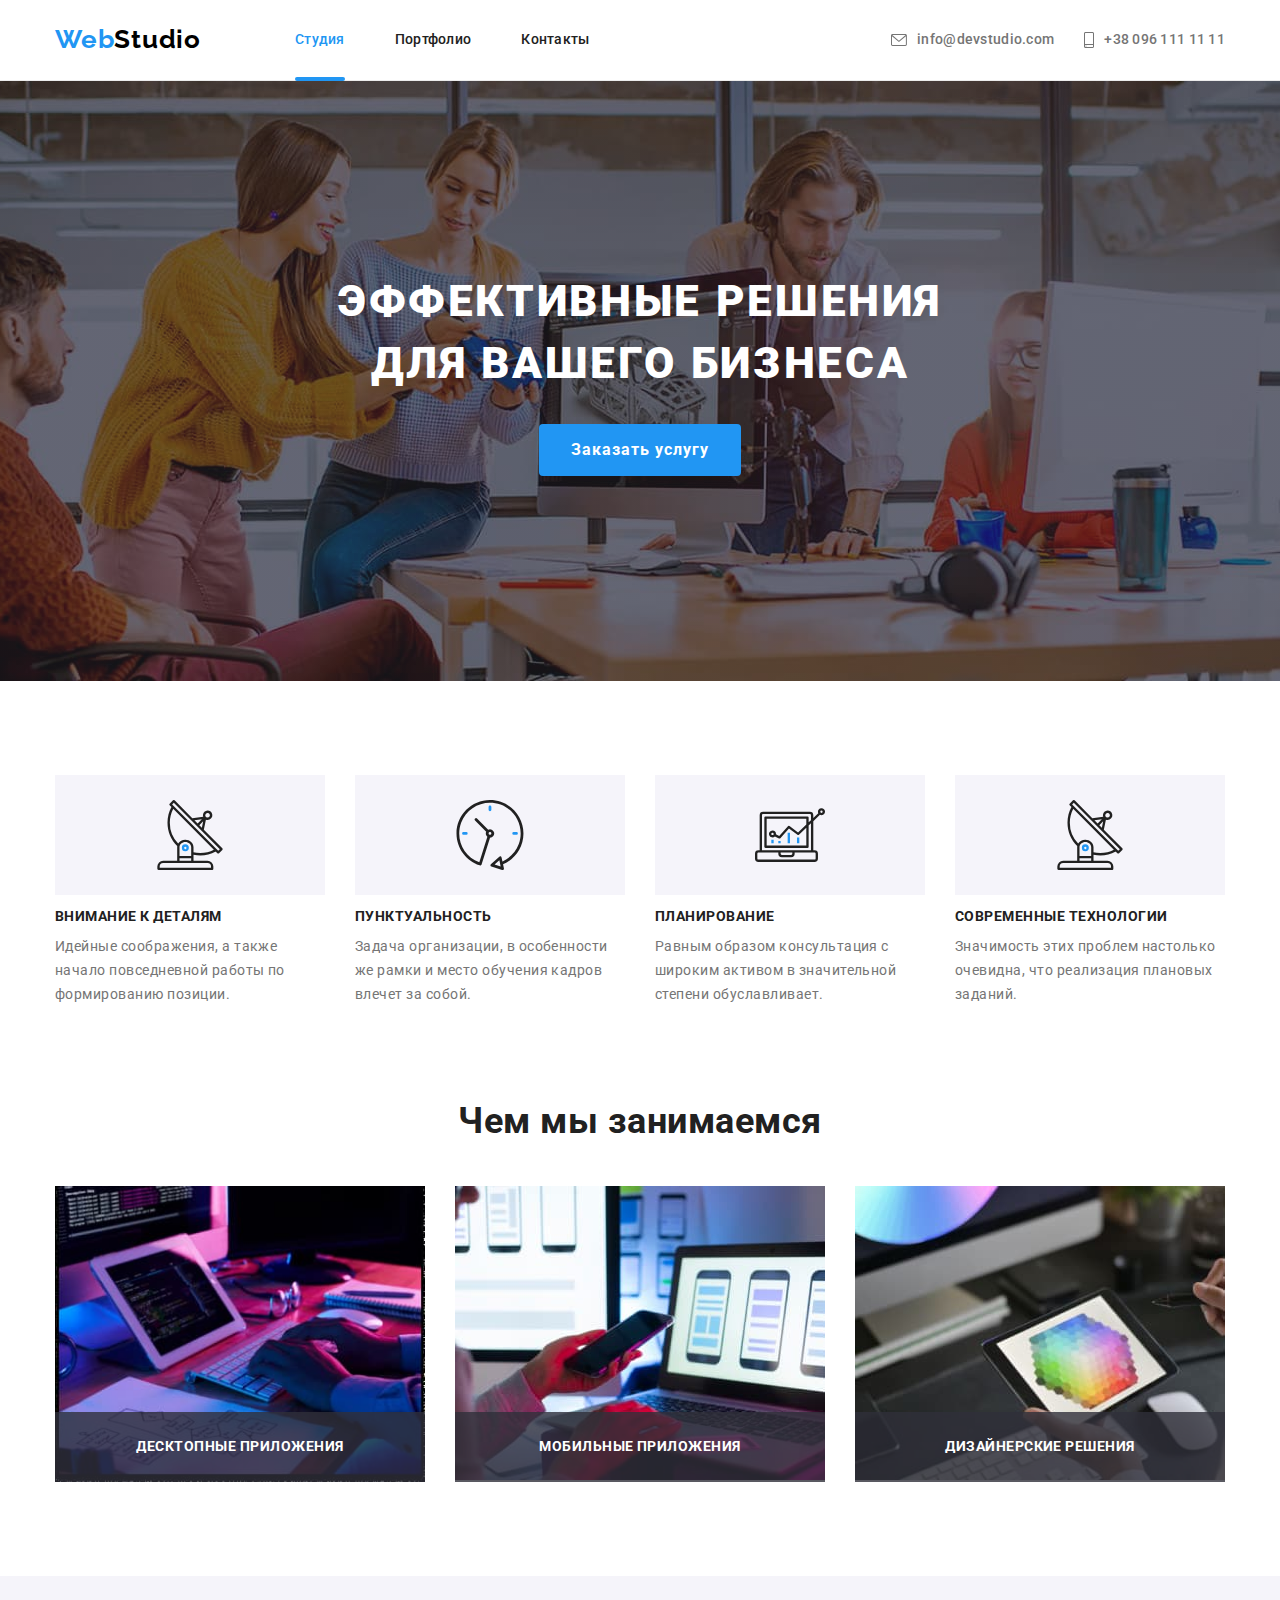
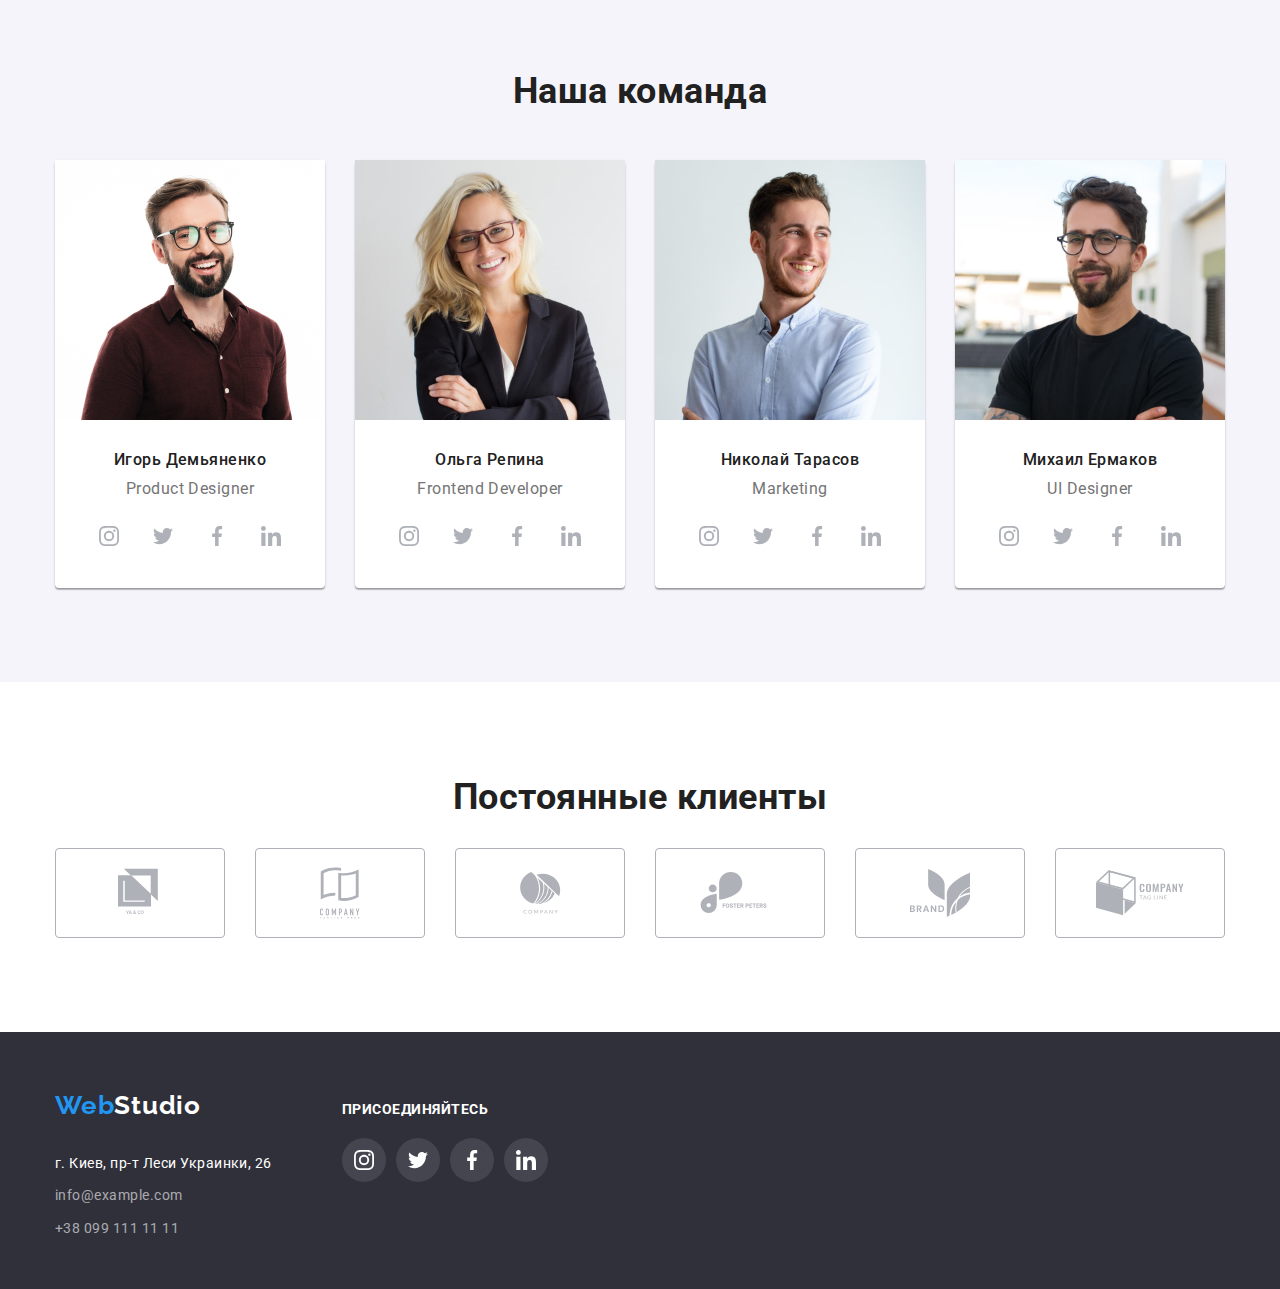
<file: index.html>
<!DOCTYPE html>
<html lang="en">
  <head>
    <meta charset="UTF-8" />
    <meta name="viewport" content="width=device-width, initial-scale=1.0" />
    <title>WebStudio</title>
    <link rel="preconnect" href="https://fonts.gstatic.com" />
    <link
      href="https://fonts.googleapis.com/css2?family=Raleway:wght@700&family=Roboto:wght@400;500;700;900&display=swap"
      rel="stylesheet"
    />
    <link rel="stylesheet" href="./css/modern-normalize.css" />
    <link rel="stylesheet" href="./css/styles.css" />
  </head>

  <body>
    <header class="header">
      <div class="container">
        <nav class="nav">
          <a href="./index.html" class="logo link"><span>Web</span>Studio</a>

          <ul class="nav-site items">
            <li class="nav-list unit">
              <a class="link current" href="./index.html">Студия</a>
            </li>

            <li class="nav-list unit">
              <a class="link" href="./portfolio.html">Портфолио</a>
            </li>

            <li class="nav-list unit">
              <a class="link" href="">Контакты</a>
            </li>
          </ul>

          <ul class="nav-contact">
            <li class="unit">
              <a class="link" href="mailto:info@devstudio.com">
                <svg class="mail" width="16" height="12">
                  <use href="./images/icons.svg#icon-envelope"></use>
                </svg>
                info@devstudio.com
              </a>
            </li>

            <li class="unit">
              <a class="link" href="tel:+380961111111">
                <svg class="tel" width="10" height="16">
                  <use href="./images/icons.svg#icon-phone"></use>
                </svg>
                +38 096 111 11 11
              </a>
            </li>
          </ul>
        </nav>
      </div>
    </header>

    <main>
      <div class="hero-bgc">
        <section class="hero">
          <h1 class="hero-title">
            Эффективные решения <br />
            для вашего бизнеса
          </h1>

          <button data-toggle-backdrop-order class="hero-btn btn">
            Заказать услугу
          </button>
        </section>
      </div>

      <!-- Особливості -->

      <section class="identities">
        <h2 class="visually-hidden">Особливості</h2>

        <div class="container">
          <ul class="identity items">
            <li class="identity-item unit">
              <div class="identity-icon">
                <svg width="70" height="70">
                  <use href="./images/icons.svg#icon-identity_antenna"></use>
                </svg>
              </div>
              <h3 class="identity-title section-title">Внимание к деталям</h3>
              <p class="identity-dsc">
                Идейные соображения, а также начало повседневной работы по
                формированию позиции.
              </p>
            </li>

            <li class="identity-item unit">
              <div class="identity-icon">
                <svg width="70" height="70">
                  <use href="./images/icons.svg#icon-identity_clock"></use>
                </svg>
              </div>
              <h3 class="identity-title section-title">Пунктуальность</h3>
              <p class="identity-dsc">
                Задача организации, в особенности же рамки и место обучения
                кадров влечет за собой.
              </p>
            </li>

            <li class="identity-item unit">
              <div class="identity-icon">
                <svg width="70" height="70">
                  <use href="./images/icons.svg#icon-identity_diagram"></use>
                </svg>
              </div>
              <h3 class="identity-title section-title">Планирование</h3>
              <p class="identity-dsc">
                Равным образом консультация с широким активом в значительной
                степени обуславливает.
              </p>
            </li>

            <li class="identity-item unit">
              <div class="identity-icon">
                <svg width="70" height="70">
                  <use href="./images/icons.svg#icon-identity_antenna"></use>
                </svg>
              </div>
              <h3 class="identity-title section-title">
                Современные технологии
              </h3>
              <p class="identity-dsc">
                Значимость этих проблем настолько очевидна, что реализация
                плановых заданий.
              </p>
            </li>
          </ul>
        </div>
      </section>

      <!-- We are doing -->

      <section class="activities">
        <div class="container">
          <h2 class="section-title">Чем мы занимаемся</h2>
          <ul class="activity items">
            <li class="unit">
              <img src="images/box_1.jpg" alt="Web-site" width="370" />
              <p class="activity-label">Десктопные приложения</p>
            </li>
            <li class="unit">
              <img src="images/box_2.jpg" alt="Apps" width="370" />
              <p class="activity-label">Мобильные приложения</p>
            </li>
            <li class="unit">
              <img src="images/box_3.jpg" alt="Design" width="370" />
              <p class="activity-label">Дизайнерские решения</p>
            </li>
          </ul>
        </div>
      </section>

      <!-- Our Team -->

      <section class="team">
        <div class="container">
          <h2 class="section-title">Наша команда</h2>

          <ul class="team-items">
            <li class="team-item unit">
              <img
                src="images/img_ihor.jpg"
                alt="Игорь_Демьяненко"
                width="270"
              />
              <h3 class="team-name section-title">Игорь Демьяненко</h3>
              <p class="team-title">Product Designer</p>

              <ul class="social-items">
                <li class="social-item">
                  <a class="social-link" href="">
                    <svg class="social-icon" width="20" height="20">
                      <use href="./images/icons.svg#icon-instagram"></use>
                    </svg>
                  </a>
                </li>

                <li class="social-item">
                  <a class="social-link" href="">
                    <svg class="social-icon" width="20" height="20">
                      <use href="./images/icons.svg#icon-twitter"></use>
                    </svg>
                  </a>
                </li>

                <li class="social-item">
                  <a class="social-link" href="">
                    <svg class="social-icon" width="20" height="20">
                      <use href="./images/icons.svg#icon-facebook"></use>
                    </svg>
                  </a>
                </li>

                <li class="social-item">
                  <a class="social-link" href="">
                    <svg class="social-icon" width="20" height="20">
                      <use href="./images/icons.svg#icon-linkedin"></use>
                    </svg>
                  </a>
                </li>
              </ul>
            </li>

            <li class="team-item unit">
              <img src="images/img_olha.jpg" alt="Ольга_Репина" width="270" />
              <h3 class="team-name section-title">Ольга Репина</h3>
              <p class="team-title">Frontend Developer</p>

              <ul class="social-items">
                <li class="social-item">
                  <a class="social-link" href="">
                    <svg class="social-icon" width="20" height="20">
                      <use href="./images/icons.svg#icon-instagram"></use>
                    </svg>
                  </a>
                </li>

                <li class="social-item">
                  <a class="social-link" href="">
                    <svg class="social-icon" width="20" height="20">
                      <use href="./images/icons.svg#icon-twitter"></use>
                    </svg>
                  </a>
                </li>

                <li class="social-item">
                  <a class="social-link" href="">
                    <svg class="social-icon" width="20" height="20">
                      <use href="./images/icons.svg#icon-facebook"></use>
                    </svg>
                  </a>
                </li>

                <li class="social-item">
                  <a class="social-link" href="">
                    <svg class="social-icon" width="20" height="20">
                      <use href="./images/icons.svg#icon-linkedin"></use>
                    </svg>
                  </a>
                </li>
              </ul>
            </li>

            <li class="team-item unit">
              <img
                src="images/img_nicholas.jpg"
                alt="Николай_Тарасов"
                width="270"
              />
              <h3 class="team-name section-title">Николай Тарасов</h3>
              <p class="team-title">Marketing</p>

              <ul class="social-items">
                <li class="social-item">
                  <a class="social-link" href="">
                    <svg class="social-icon" width="20" height="20">
                      <use href="./images/icons.svg#icon-instagram"></use>
                    </svg>
                  </a>
                </li>

                <li class="social-item">
                  <a class="social-link" href="">
                    <svg class="social-icon" width="20" height="20">
                      <use href="./images/icons.svg#icon-twitter"></use>
                    </svg>
                  </a>
                </li>

                <li class="social-item">
                  <a class="social-link" href="">
                    <svg class="social-icon" width="20" height="20">
                      <use href="./images/icons.svg#icon-facebook"></use>
                    </svg>
                  </a>
                </li>

                <li class="social-item">
                  <a class="social-link" href="">
                    <svg class="social-icon" width="20" height="20">
                      <use href="./images/icons.svg#icon-linkedin"></use>
                    </svg>
                  </a>
                </li>
              </ul>
            </li>

            <li class="team-item unit">
              <img
                src="images/img_michael.jpg"
                alt="Михаил_Ермаков"
                width="270"
              />
              <h3 class="team-name section-title">Михаил Ермаков</h3>
              <p class="team-title">UI Designer</p>

              <ul class="social-items">
                <li class="social-item">
                  <a class="social-link" href="">
                    <svg class="social-icon" width="20" height="20">
                      <use href="./images/icons.svg#icon-instagram"></use>
                    </svg>
                  </a>
                </li>

                <li class="social-item">
                  <a class="social-link" href="">
                    <svg class="social-icon" width="20" height="20">
                      <use href="./images/icons.svg#icon-twitter"></use>
                    </svg>
                  </a>
                </li>

                <li class="social-item">
                  <a class="social-link" href="">
                    <svg class="social-icon" width="20" height="20">
                      <use href="./images/icons.svg#icon-facebook"></use>
                    </svg>
                  </a>
                </li>

                <li class="social-item">
                  <a class="social-link" href="">
                    <svg class="social-icon" width="20" height="20">
                      <use href="./images/icons.svg#icon-linkedin"></use>
                    </svg>
                  </a>
                </li>
              </ul>
            </li>
          </ul>
        </div>
      </section>

      <!-- Our consumerS -->

      <section class="consumer">
        <div class="container">
          <h2 class="section-title">Постоянные клиенты</h2>

          <ul class="consumer-items">
            <li class="consumer-item">
              <a class="consumer-link" href="">
                <svg class="consumer-icon" width="44" height="50">
                  <use href="./images/icons.svg#icon-logo_ya_go"></use>
                </svg>
              </a>
            </li>

            <li class="consumer-item">
              <a class="consumer-link" href="">
                <svg class="consumer-icon" width="40" height="52">
                  <use href="./images/icons.svg#icon-logo_tagline"></use>
                </svg>
              </a>
            </li>

            <li class="consumer-item">
              <a class="consumer-link" href="">
                <svg class="consumer-icon" width="41" height="42">
                  <use href="./images/icons.svg#icon-logo_company"></use>
                </svg>
              </a>
            </li>

            <li class="consumer-item">
              <a class="consumer-link" href="">
                <svg class="consumer-icon" width="80" height="42">
                  <use href="./images/icons.svg#icon-logo_foster"></use>
                </svg>
              </a>
            </li>

            <li class="consumer-item">
              <a class="consumer-link" href="">
                <svg class="consumer-icon" width="60" height="48">
                  <use href="./images/icons.svg#icon-logo_brand"></use>
                </svg>
              </a>
            </li>

            <li class="consumer-item">
              <a class="consumer-link" href="">
                <svg class="consumer-icon" width="88" height="46">
                  <use href="./images/icons.svg#icon-logo_tag_line"></use>
                </svg>
              </a>
            </li>
          </ul>
        </div>
      </section>
    </main>

    <footer class="footer">
      <div class="container">
        <div class="footer-contacts">
          <a href="./index.html" class="logo link"><span>Web</span>Studio</a>
          <address class="footer-address">
            <p class="footer-rout unit">г. Киев, пр-т Леси Украинки, 26</p>
            <a href="mailto:info@example.com" class="footer-mail link unit"
              >info@example.com</a
            >
            <a href="tel:+380991111111" class="footer-tel link unit"
              >+38 099 111 11 11</a
            >
          </address>
        </div>

        <div class="join">
          <h3 class="join-title">присоединяйтесь</h3>

          <ul class="social-items">
            <li class="social-item">
              <a class="social-link" href="">
                <svg class="social-icon" width="20" height="20">
                  <use href="./images/icons.svg#icon-instagram"></use>
                </svg>
              </a>
            </li>

            <li class="social-item">
              <a class="social-link" href="">
                <svg class="social-icon" width="20" height="20">
                  <use href="./images/icons.svg#icon-twitter"></use>
                </svg>
              </a>
            </li>

            <li class="social-item">
              <a class="social-link" href="">
                <svg class="social-icon" width="20" height="20">
                  <use href="./images/icons.svg#icon-facebook"></use>
                </svg>
              </a>
            </li>

            <li class="social-item">
              <a class="social-link" href="">
                <svg class="social-icon" width="20" height="20">
                  <use href="./images/icons.svg#icon-linkedin"></use>
                </svg>
              </a>
            </li>
          </ul>
        </div>
      </div>
    </footer>

    <div data-backdrop-order class="backdrop-order is-hidden">
      <div class="modal-order">
        <button class="btn-close" data-toggle-backdrop-order>
          <svg class="icon-close" width="11" height="11">
            <use href="./images/icons.svg#icon-close"></use>
          </svg>
        </button>
      </div>
    </div>

    <script src="./modal.js"></script>
  </body>
</html>
</file>
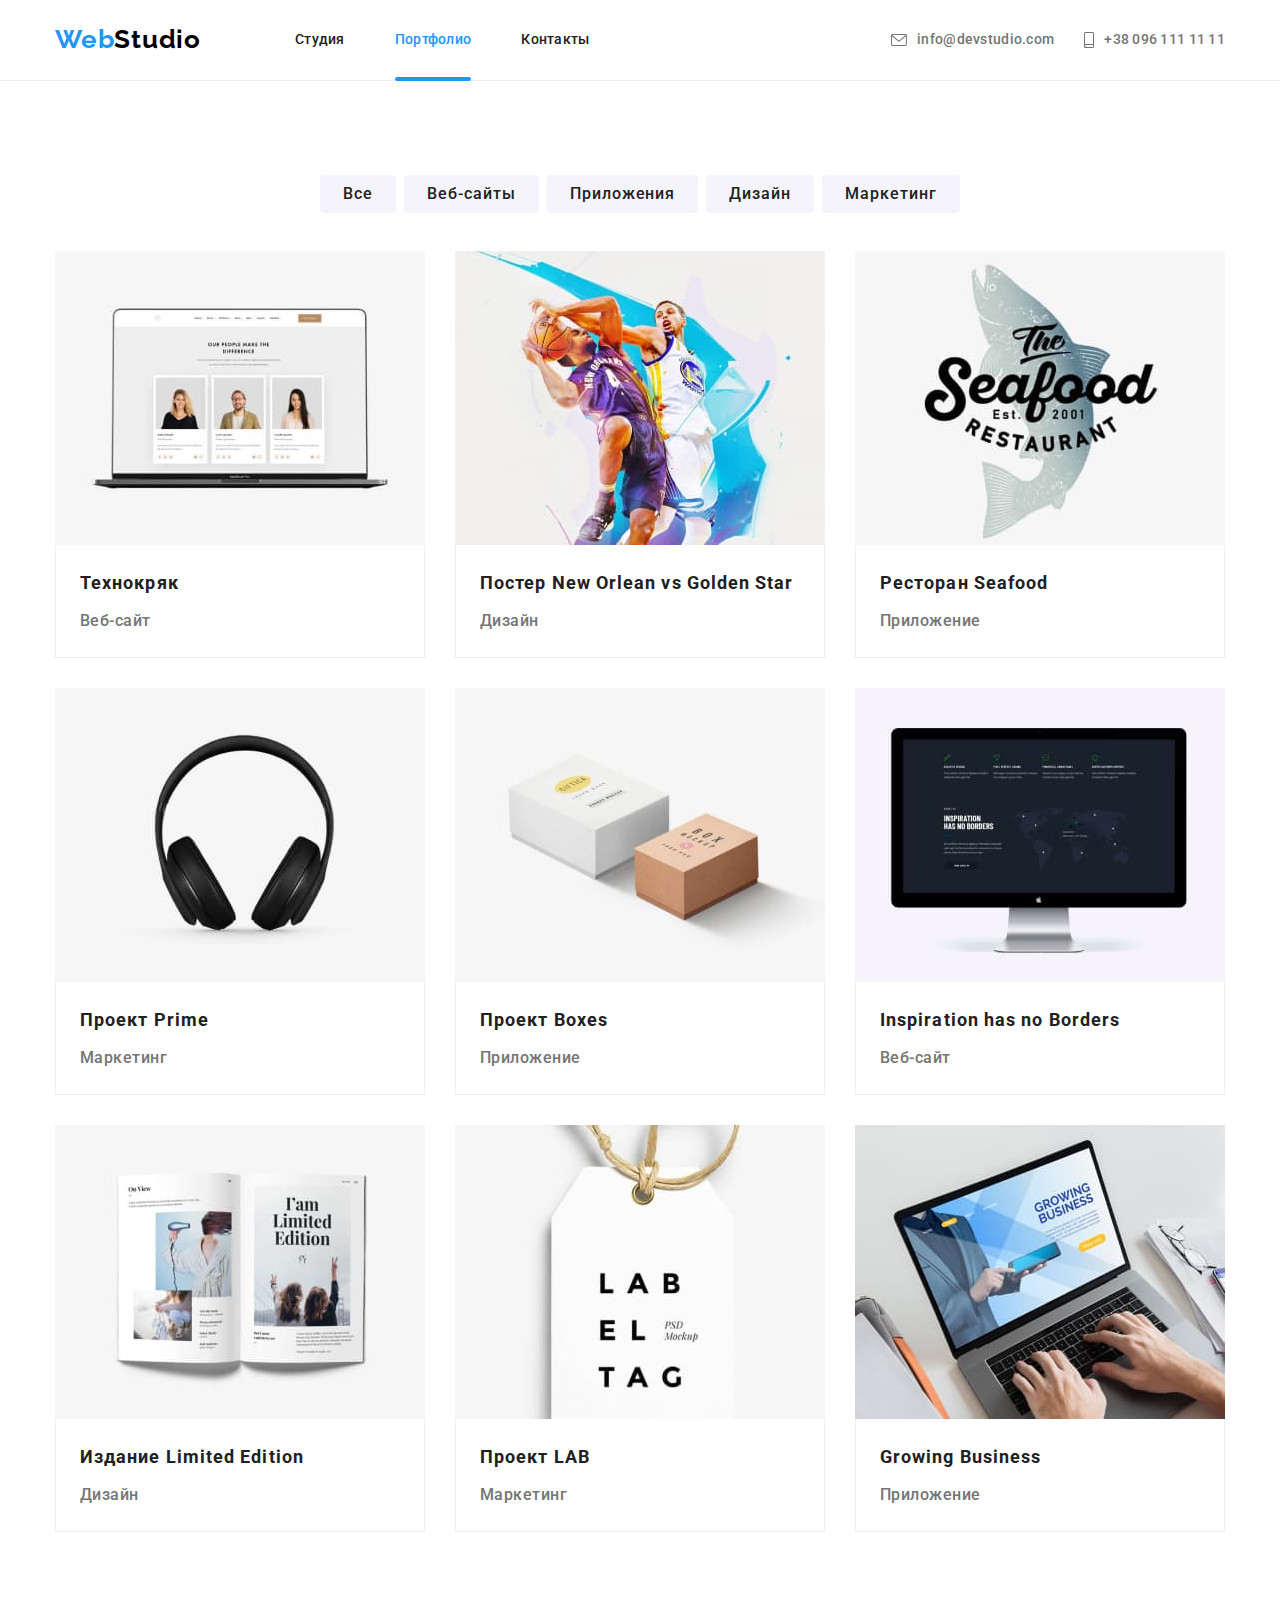
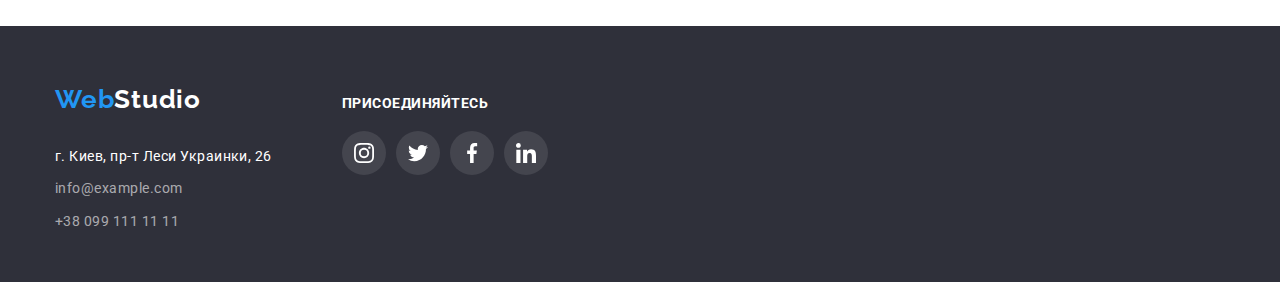
<file: portfolio.html>
<!DOCTYPE html>
<html lang="en">
  <head>
    <meta charset="UTF-8" />
    <meta name="viewport" content="width=device-width, initial-scale=1.0" />
    <title>Portfolio</title>
    <link rel="preconnect" href="https://fonts.gstatic.com" />
    <link
      href="https://fonts.googleapis.com/css2?family=Raleway:wght@700&family=Roboto:wght@400;500;700;900&display=swap"
      rel="stylesheet"
    />
    <link rel="stylesheet" href="./css/modern-normalize.css" />
    <link rel="stylesheet" href="./css/styles.css" />
  </head>

  <body>
    <header class="header">
      <div class="container">
        <nav class="nav">
          <a href="./index.html" class="logo link"><span>Web</span>Studio</a>

          <ul class="nav-site items">
            <li class="nav-list unit">
              <a class="link" href="./index.html">Студия</a>
            </li>

            <li class="nav-list unit">
              <a class="link current" href="./portfolio.html">Портфолио</a>
            </li>

            <li class="nav-list unit">
              <a class="link" href="">Контакты</a>
            </li>
          </ul>

          <ul class="nav-contact">
            <li class="unit">
              <a class="link" href="mailto:info@devstudio.com">
                <svg class="mail" width="16" height="12">
                  <use href="./images/icons.svg#icon-envelope"></use>
                </svg>
                info@devstudio.com
              </a>
            </li>

            <li class="unit">
              <a class="link" href="tel:+380961111111">
                <svg class="tel" width="10" height="16">
                  <use href="./images/icons.svg#icon-phone"></use>
                </svg>
                +38 096 111 11 11
              </a>
            </li>
          </ul>
        </nav>
      </div>
    </header>
    <main>
      <!-- Portfolio -->

      <h1 class="section-title visually-hidden">Our Projects</h1>

      <!-- Portfolio Filters -->

      <section class="filter">
        <div class="container">
          <ul class="filter-btn items">
            <li class="unit"><button class="btn" type="button">Все</button></li>
            <li class="unit">
              <button class="btn" type="button">Веб-сайты</button>
            </li>
            <li class="unit">
              <button class="btn" type="button">Приложения</button>
            </li>
            <li class="unit">
              <button class="btn" type="button">Дизайн</button>
            </li>
            <li class="unit">
              <button class="btn" type="button">Маркетинг</button>
            </li>
          </ul>

          <ul class="filter items">
            <li class="unit">
              <a class="link" href="">
                <div class="photo-thumb">
                  <img
                    src="images/portfolio/web_tehnokrat_new.jpg"
                    alt="Web-site"
                  />
                  <p class="photo-overlay">
                    Технокряк это современная площадка распространения
                    коронавируса. Компании используют эту платформу для
                    цифрового шпионажа и атак на защищённые сервера конкурентов.
                  </p>
                </div>

                <div class="unit-dsc">
                  <h2 class="filter-name section-title">Технокряк</h2>
                  <p class="filter-brand">Веб-сайт</p>
                </div>
              </a>
            </li>

            <li class="unit">
              <a class="link" href="">
                <div class="photo-thumb">
                  <img
                    src="images/portfolio/design_poster.jpg"
                    alt="Poster design"
                    width="370"
                  />
                  <p class="photo-overlay">
                    Технокряк это современная площадка распространения
                    коронавируса. Компании используют эту платформу для
                    цифрового шпионажа и атак на защищённые сервера конкурентов.
                  </p>
                </div>

                <div class="unit-dsc">
                  <h2 class="filter-name section-title">
                    Постер New Orlean vs Golden Star
                  </h2>
                  <p class="filter-brand">Дизайн</p>
                </div>
              </a>
            </li>

            <li class="unit">
              <a class="link" href="">
                <div class="photo-thumb">
                  <img
                    src="images/portfolio/app_restaurant.jpg"
                    alt="Restaurant App"
                    width="370"
                  />
                  <p class="photo-overlay">
                    Технокряк это современная площадка распространения
                    коронавируса. Компании используют эту платформу для
                    цифрового шпионажа и атак на защищённые сервера конкурентов.
                  </p>
                </div>

                <div class="unit-dsc">
                  <h2 class="filter-name section-title">Ресторан Seafood</h2>
                  <p class="filter-brand">Приложение</p>
                </div>
              </a>
            </li>

            <li class="unit">
              <a class="link" href="">
                <div class="photo-thumb">
                  <img
                    src="images/portfolio/marketing_prj_prime.jpg"
                    alt="Project marketing"
                    width="370"
                  />
                  <p class="photo-overlay">
                    Технокряк это современная площадка распространения
                    коронавируса. Компании используют эту платформу для
                    цифрового шпионажа и атак на защищённые сервера конкурентов.
                  </p>
                </div>
                <div class="unit-dsc">
                  <h2 class="filter-name section-title">Проект Prime</h2>
                  <p class="filter-brand">Маркетинг</p>
                </div>
              </a>
            </li>

            <li class="unit">
              <a class="link" href="">
                <div class="photo-thumb">
                  <img
                    src="images/portfolio/app_prj_boxes.jpg"
                    alt="Boxes App"
                    width="370"
                  />
                  <p class="photo-overlay">
                    Технокряк это современная площадка распространения
                    коронавируса. Компании используют эту платформу для
                    цифрового шпионажа и атак на защищённые сервера конкурентов.
                  </p>
                </div>
                <div class="unit-dsc">
                  <h2 class="filter-name section-title">Проект Boxes</h2>
                  <p class="filter-brand">Приложение</p>
                </div>
              </a>
            </li>

            <li class="unit">
              <a class="link" href="">
                <div class="photo-thumb">
                  <img
                    src="images/portfolio/web_site_inspiration.jpg"
                    alt="Web-site"
                    width="370"
                  />
                  <p class="photo-overlay">
                    Технокряк это современная площадка распространения
                    коронавируса. Компании используют эту платформу для
                    цифрового шпионажа и атак на защищённые сервера конкурентов.
                  </p>
                </div>
                <div class="unit-dsc">
                  <h2 class="filter-name section-title">
                    Inspiration has no Borders
                  </h2>
                  <p class="filter-brand">Веб-сайт</p>
                </div>
              </a>
            </li>

            <li class="unit">
              <a class="link" href="">
                <div class="photo-thumb">
                  <img
                    src="images/portfolio/design_magazine.jpg"
                    alt="Magazine design"
                    width="370"
                  />
                  <p class="photo-overlay">
                    Технокряк это современная площадка распространения
                    коронавируса. Компании используют эту платформу для
                    цифрового шпионажа и атак на защищённые сервера конкурентов.
                  </p>
                </div>
                <div class="unit-dsc">
                  <h2 class="filter-name section-title">
                    Издание Limited Edition
                  </h2>
                  <p class="filter-brand">Дизайн</p>
                </div>
              </a>
            </li>

            <li class="unit">
              <a class="link" href="">
                <div class="photo-thumb">
                  <img
                    src="images/portfolio/marketing_prj_lab.jpg"
                    alt="Lab marketing"
                    width="370"
                  />
                  <p class="photo-overlay">
                    Технокряк это современная площадка распространения
                    коронавируса. Компании используют эту платформу для
                    цифрового шпионажа и атак на защищённые сервера конкурентов.
                  </p>
                </div>
                <div class="unit-dsc">
                  <h2 class="filter-name section-title">Проект LAB</h2>
                  <p class="filter-brand">Маркетинг</p>
                </div>
              </a>
            </li>

            <li class="unit">
              <a class="link" href="">
                <div class="photo-thumb">
                  <img
                    src="images/portfolio/app_growing_business.jpg"
                    alt="Growing Business App"
                    width="370"
                  />
                  <p class="photo-overlay">
                    Технокряк это современная площадка распространения
                    коронавируса. Компании используют эту платформу для
                    цифрового шпионажа и атак на защищённые сервера конкурентов.
                  </p>
                </div>
                <div class="unit-dsc">
                  <h2 class="filter-name section-title">Growing Business</h2>
                  <p class="filter-brand">Приложение</p>
                </div>
              </a>
            </li>
          </ul>
        </div>
      </section>
    </main>

    <footer class="footer">
      <div class="container">
        <div class="footer-contacts">
          <a href="./index.html" class="logo link"><span>Web</span>Studio</a>
          <address class="footer-address">
            <p class="footer-rout unit">г. Киев, пр-т Леси Украинки, 26</p>
            <a href="mailto:info@example.com" class="footer-mail link unit"
              >info@example.com</a
            >
            <a href="tel:+380991111111" class="footer-tel link unit"
              >+38 099 111 11 11</a
            >
          </address>
        </div>

        <div class="join">
          <h3 class="join-title">присоединяйтесь</h3>

          <ul class="social-items">
            <li class="social-item">
              <a class="social-link" href="">
                <svg class="social-icon" width="20" height="20">
                  <use href="./images/icons.svg#icon-instagram"></use>
                </svg>
              </a>
            </li>

            <li class="social-item">
              <a class="social-link" href="">
                <svg class="social-icon" width="20" height="20">
                  <use href="./images/icons.svg#icon-twitter"></use>
                </svg>
              </a>
            </li>

            <li class="social-item">
              <a class="social-link" href="">
                <svg class="social-icon" width="20" height="20">
                  <use href="./images/icons.svg#icon-facebook"></use>
                </svg>
              </a>
            </li>

            <li class="social-item">
              <a class="social-link" href="">
                <svg class="social-icon" width="20" height="20">
                  <use href="./images/icons.svg#icon-linkedin"></use>
                </svg>
              </a>
            </li>
          </ul>
        </div>
      </div>
    </footer>
  </body>
</html>
</file>
<file: css/styles.css>
:root {
  --logo-color: #000000;
  --header-border: #ececec;
  --title-link-color: #212121;
  --text--color: #757575;
  --accent-color: #2196f3;
  --bg-primary-color: #ffffff;
  --bg-footer-color: #2f303a;
  --bg-section-color: #f5f4fa;
  --filter-unit: #eeeeee;
  --hero-bgc: #c4c4c4;
  --consumer-border: #afb1b8;
  --filter-color: rgba(0, 0, 0, 0.25);
  --text-contacts-color: rgba(255, 255, 255, 0.6);
  --footer-join-bgc: rgba(255, 255, 255, 0.1);
  --team-border-shadow: 0px 1px 3px rgba(0, 0, 0, 0.12),
    0px 1px 1px rgba(0, 0, 0, 0.14), 0px 2px 1px rgba(0, 0, 0, 0.2);
  --animation-dur: 250ms;
  --animation-type: cubic-bezier(0.4, 0, 0.2, 1);
}

.visually-hidden {
  position: absolute;
  width: 1px;
  height: 1px;
  margin: -1px;
  border: 0;
  padding: 0;

  white-space: nowrap;
  clip-path: inset(100%);
  clip: rect(0 0 0 0);
  overflow: hidden;
}

body {
  font-family: 'Roboto', sans-serif;
  letter-spacing: 0.03em;
  background-color: var(--bg-primary-color);
  color: var(--text--color);
}

.container {
  width: 1200px;
  padding: 0 15px;
  margin-left: auto;
  margin-right: auto;
}

.items {
  list-style: none;
  margin: 0;
  padding: 0;
}

.link {
  text-decoration: none;
}

.section-title {
  color: var(--title-link-color);
}

img {
  display: block;
  max-width: 100%;
  height: auto;
}

/* button */
.btn {
  border-radius: 4px;
  border: 1px solid transparent;

  font-weight: bold;
  font-size: 16px;
  line-height: 1.88;

  align-items: center;
  text-align: center;
  letter-spacing: 0.06em;

  color: var(--title-link-color);
  background-color: var(--bg-section-color);

  transition: background-color var(--animation-dur) var(--animation-type),
    color var(--animation-dur) var(--animation-type);
}

.btn:hover,
.btn:focus {
  background-color: var(--accent-color);
  color: var(--bg-primary-color);
  outline: none;

  box-shadow: 0px 3px 1px rgba(0, 0, 0, 0.1), 0px 1px 2px rgba(0, 0, 0, 0.08),
    0px 2px 2px rgba(0, 0, 0, 0.12);
  border-radius: 4px;

  cursor: pointer;
}

/* logo */
.logo {
  display: flex;
  margin-right: 94px;
  align-items: center;

  font-weight: bold;
  font-size: 26px;
  line-height: 1.2;
  letter-spacing: 0.03em;
  color: var(--logo-color);
  font-family: 'Raleway', sans-serif;
}

.logo span {
  color: var(--accent-color);
}

/* header section*/

.header {
  /* position: sticky;
  overflow: hidden; */

  border-bottom: 1px solid var(--header-border);

  /* padding-top: 22px;
  padding-bottom: 22px; */
}

.nav {
  display: flex;
}

/* nav-site*/
.nav-site {
  display: flex;
  align-items: center;
}

.nav-site .unit + .unit {
  margin-left: 50px;
}

.nav-site .link {
  font-family: inherit;
  font-weight: 500;
  font-size: 14px;
  line-height: 1.14;
  letter-spacing: 0.02em;

  color: var(--title-link-color);

  transition: color var(--animation-dur) var(--animation-type);
}

.nav-site .link:hover,
.nav-site .link:focus,
.nav-site .link.current {
  color: var(--accent-color);
}

.nav-list .link {
  position: relative;
  display: block;
  padding-top: 32px;
  padding-bottom: 32px;
}

.nav-list .link.current::after {
  position: absolute;
  bottom: 0;
  right: 0;

  content: '';
  width: 100%;
  height: 4px;
  background: #2196f3;
  border-radius: 2px;

  transform: translateY(1px);
}

.nav-contact .link,
.filter-items .unit .link {
  color: var(--text--color);
}

.nav-contact {
  display: flex;
  margin-left: auto;
  align-items: center;
  padding: 0;
  margin-top: 0;
  margin-bottom: 0;

  font-weight: 500;
  font-size: 14px;
  line-height: 1.14;
  letter-spacing: 0.02em;
}

.nav-contact .link {
  display: flex;
  align-items: center;
  padding-top: 10px;
  padding-bottom: 10px;

  transition: color var(--animation-dur) var(--animation-type);
}

.nav-contact .unit + .unit {
  margin-left: 30px;
}

.mail,
.tel {
  margin-right: 10px;
  fill: currentColor;
}

.nav-contact .link:hover,
.nav-contact .link:focus {
  color: var(--accent-color);
}

/* hero section*/
.hero-bgc {
  height: 600px;
  max-width: 1600px;
  margin-left: auto;
  margin-right: auto;

  background-color: var(--hero-bgc);
  background-image: linear-gradient(
      to right,
      rgba(47, 48, 58, 0.4),
      rgba(47, 48, 58, 0.4)
    ),
    url('../images/bground_img.jpg');
  background-repeat: no-repeat;
  background-position: center;
  background-size: cover;
}

.hero {
  padding-top: 190px;
  padding-bottom: 203px;
  text-align: center;
}

.hero-title {
  font-weight: 900;
  font-size: 44px;
  line-height: 1.4;
  text-align: center;
  letter-spacing: 0.06em;
  text-transform: uppercase;
  color: var(--bg-primary-color);

  width: 696px;
  margin: 0 auto 30px;
}

.hero-btn {
  padding: 10px 31px;

  background-color: var(--accent-color);
  color: var(--bg-primary-color);

  /* outline: none; */
}

/*identity section*/
.identities {
  padding-top: 94px;
  padding-bottom: 94px;
}

.identity.items {
  display: flex;
  justify-content: space-between;
}

.identity-item {
  width: 270px;
}

.identity-icon {
  display: flex;
  align-items: center;
  padding: 25px 100px;
  background-color: var(--bg-section-color);
}

.identity .identity-title {
  margin-bottom: 10px;

  font-weight: 700;
  font-size: 14px;
  line-height: 1.14;
  text-transform: uppercase;
}

.identity .identity-title:first-child {
  margin-top: 0;
}

.identity .identity-dsc {
  font-size: 14px;
  line-height: 1.7;
  margin-top: 0;
  margin-bottom: 0;
  text-align: left;
}

.identity.items > .unit + .unit {
  margin-left: 30px;
}

/* activities/team h2 */
.activities h2,
.team h2,
.consumer h2 {
  font-weight: bold;
  font-size: 36px;
  line-height: 1.17;
  text-align: center;
  margin-top: 0;
}

.activities h2 {
  margin-bottom: 44px;
}

/* activities section*/
.activities {
  padding-bottom: 94px;
}

.activity.items {
  display: flex;
  justify-content: space-between;
}

.activity.items > .unit + .unit {
  margin-left: 30px;
}

.activity > .unit {
  position: relative;
}

.activity-label {
  position: absolute;
  width: 100%;
  bottom: 0;
  right: 0;

  padding-top: 27px;
  padding-bottom: 27px;
  margin: 0;

  font-weight: bold;
  font-size: 14px;
  line-height: 1.14;
  text-align: center;
  text-transform: uppercase;

  background-color: rgba(47, 48, 58, 0.8);
  color: #ffffff;
}

/* team section*/
.team {
  padding-top: 94px;
  padding-bottom: 94px;

  background-color: var(--bg-section-color);
}

.team h2 {
  margin-bottom: 48px;
}

.team-items {
  display: flex;
  justify-content: space-between;
  margin-left: -30px;
  padding: 0;
  margin-top: 0;
  margin-bottom: 0;
}

.team-item {
  border-radius: 4px;
  box-shadow: var(--team-border-shadow);

  margin-left: 30px;
  flex-basis: calc(100% / 4 - 30px);

  background-color: var(--bg-primary-color);
}

.team.items > .unit + .unit {
  margin-left: 30px;
}

.team .team-name {
  margin: 0;
  padding-bottom: 30px;

  text-align: center;
}

.team .team-name {
  padding-top: 30px;
  padding-bottom: 10px;

  font-weight: 500;
  font-size: 16px;
  line-height: 1.19;
}

.team .team-title {
  margin: 0 0 16px;

  text-align: center;
  font-size: 16px;
  line-height: 1.2;
}

/* social links */
.social-items {
  display: flex;
  padding: 0 32px 30px;
  justify-content: center;
}

.social-link {
  display: flex;
  width: 44px;
  height: 44px;
  align-items: center;
  justify-content: center;
  border-radius: 50%;

  transition: background-color var(--animation-dur) var(--animation-type),
    fill var(--animation-dur) var(--animation-type);
}

.social-item + .social-item {
  margin-left: 10px;
}

.social-link {
  color: var(--consumer-border);
}

.social-item > .social-link:hover,
.social-item > .social-link:focus {
  background-color: var(--accent-color);
  color: var(--bg-primary-color);
}

.social-item .social-icon {
  fill: currentColor;
}

/* CONSUMERS  */

.consumer {
  padding-top: 94px;
  padding-bottom: 94px;
}

.consumer-items {
  display: flex;
  justify-content: center;
  margin: 0;
  padding: 0;
}

.consumer-link {
  display: flex;
  width: 170px;
  height: 90px;
  padding: 0;
  align-items: center;
  justify-content: center;
  border: 1px solid var(--consumer-border);
  box-sizing: border-box;
  border-radius: 4px;

  transition: border var(--animation-dur) var(--animation-type),
    color var(--animation-dur) var(--animation-type);
}

.consumer-item + .consumer-item {
  margin-left: 30px;
}

.consumer-link {
  color: var(--consumer-border);
}

.consumer-item > .consumer-link:hover,
.consumer-item > .consumer-link:focus {
  color: var(--accent-color);
  border-color: var(--accent-color);
}

.consumer-item .consumer-icon {
  fill: currentColor;
}

/* POLTFOLIO FILTER */

/* FILTER BTN */
.filter {
  padding-top: 94px;
  padding-bottom: 94px;
}

.filter-btn,
.filter.items,
.filter-name,
.filter-brand {
  margin: 0;
  padding: 0;
}

.filter-btn {
  display: flex;
  justify-content: center;
  margin-bottom: 8px;
}

.filter .unit > .btn {
  padding: 5px 22px;

  font-weight: 500;
  line-height: 1.6;
}

.filter-btn > .unit + .unit {
  margin-left: 8px;
}

/* FILTER ITEMS */
.filter.items {
  display: flex;
  flex-wrap: wrap;
  justify-content: space-between;

  margin-left: -30px;
}

.filter.items .unit {
  margin-top: 30px;
  margin-left: 30px;

  flex-basis: calc(100% / 3 - 30px);
}

.filter.items .section-title {
  font-weight: bold;
  font-size: 18px;
  line-height: 2;
  letter-spacing: 0.06em;
}

.unit .unit-dsc {
  padding: 20px 24px;
  border-right: 1px solid var(--filter-unit);
  border-bottom: 1px solid var(--filter-unit);
  border-left: 1px solid var(--filter-unit);
}

.filter-name {
  margin-bottom: 4px;
}

.filter.items .filter-brand {
  font-weight: 500;
  font-size: 16px;
  line-height: 2;

  color: var(--text--color);
}

.filter .unit {
  transition: box-shadow var(--animation-dur) var(--animation-type);
}

.filter .photo-thumb {
  position: relative;

  overflow: hidden;
}

.filter .photo-overlay {
  position: absolute;
  top: 0;
  left: 0;
  width: 100%;
  height: 100%;

  display: flex;
  margin: 0;
  padding-left: 30px;
  padding-right: 18px;
  align-items: center;

  font-weight: normal;
  font-size: 18px;
  line-height: 1.56;

  /* or 156% */
  background-color: rgba(33, 150, 243, 0.9);
  color: #ffffff;

  transform: translatey(100%);
  transition: transform var(--animation-dur) var(--animation-type);
}

.filter .unit:hover .photo-overlay {
  transform: translatey(0);
}

.filter .unit:hover {
  box-shadow: 0px 1px 1px rgba(0, 0, 0, 0.12), 0px 4px 4px rgba(0, 0, 0, 0.06),
    1px 4px 6px rgba(0, 0, 0, 0.16);
}

.filter .unit:focus {
  outline: none;
}

/* FOOTER SECTION*/
.footer {
  padding-top: 48px;
  padding-bottom: 48px;
  background-color: var(--bg-footer-color);
}

.footer .container {
  display: flex;
  align-items: baseline;
}

.footer .logo,
.footer-rout {
  margin: 0;
}

.footer .logo {
  display: inline-block;
  padding-top: 10px;
  padding-bottom: 10px;
  margin-bottom: 20px;

  color: var(--bg-primary-color);
}

.footer-address {
  margin-right: 70px;
  display: flex;
  flex-direction: column;

  font-size: 14px;
  line-height: 1.7;
}

.footer-address > .unit + .unit {
  margin-top: 9px;
}

.footer-rout {
  color: var(--bg-primary-color);
}

.footer-mail,
.footer-tel {
  color: var(--text-contacts-color);
}

/* FOOTER SOCIAL LINKS */
.join {
  display: flex;
  flex-direction: column;
  justify-content: center;
}

.footer .social-items {
  padding: 0;
  margin: 0;
}

.join .social-link {
  background-color: var(--footer-join-bgc);
}

.join .social-icon {
  fill: var(--bg-primary-color);
}

.join-title {
  margin: 0 0 20px;

  font-weight: 700;
  font-size: 14px;
  line-height: 1.14;
  text-transform: uppercase;

  color: var(--bg-primary-color);
}

/* BACKDROP */
.backdrop-order {
  position: fixed;
  top: 0;
  left: 0;
  width: 100%;
  height: 100%;
  background-color: rgba(0, 0, 0, 0.2);

  opacity: 1;
  transition: opacity var(--animation-dur) var(--animation-type);
}

.backdrop-order.is-hidden {
  opacity: 0;
  pointer-events: none;
}

.modal-order {
  position: absolute;
  top: 50%;
  left: 50%;
  transform: translate(-50%, -50%);

  max-width: 528px;
  width: 100%;
  min-height: 580px;
  max-height: 100vh;
  padding: 40px;

  background: #ffffff;
  box-shadow: 0px 1px 3px rgba(0, 0, 0, 0.12), 0px 1px 1px rgba(0, 0, 0, 0.14),
    0px 2px 1px rgba(0, 0, 0, 0.2);
  border-radius: 4px;

  overflow-y: auto;

  transform: translateX(-50%) translateY(-50%);
  transition: transform var(--animation-dur) var(--animation-type);
}

.backdrop-order.is-hidden .modal-order {
  transform: translateX(-1000px);
}

.btn-close {
  position: absolute;
  top: 8px;
  right: 8px;

  display: flex;
  padding: 0;
  width: 30px;
  height: 30px;
  align-items: center;
  justify-content: center;
  border-radius: 50%;

  background-color: transparent;
  border: 1px solid rgba(0, 0, 0, 0.1);
}

.icon-close {
  box-sizing: border-box;
}
</file>
